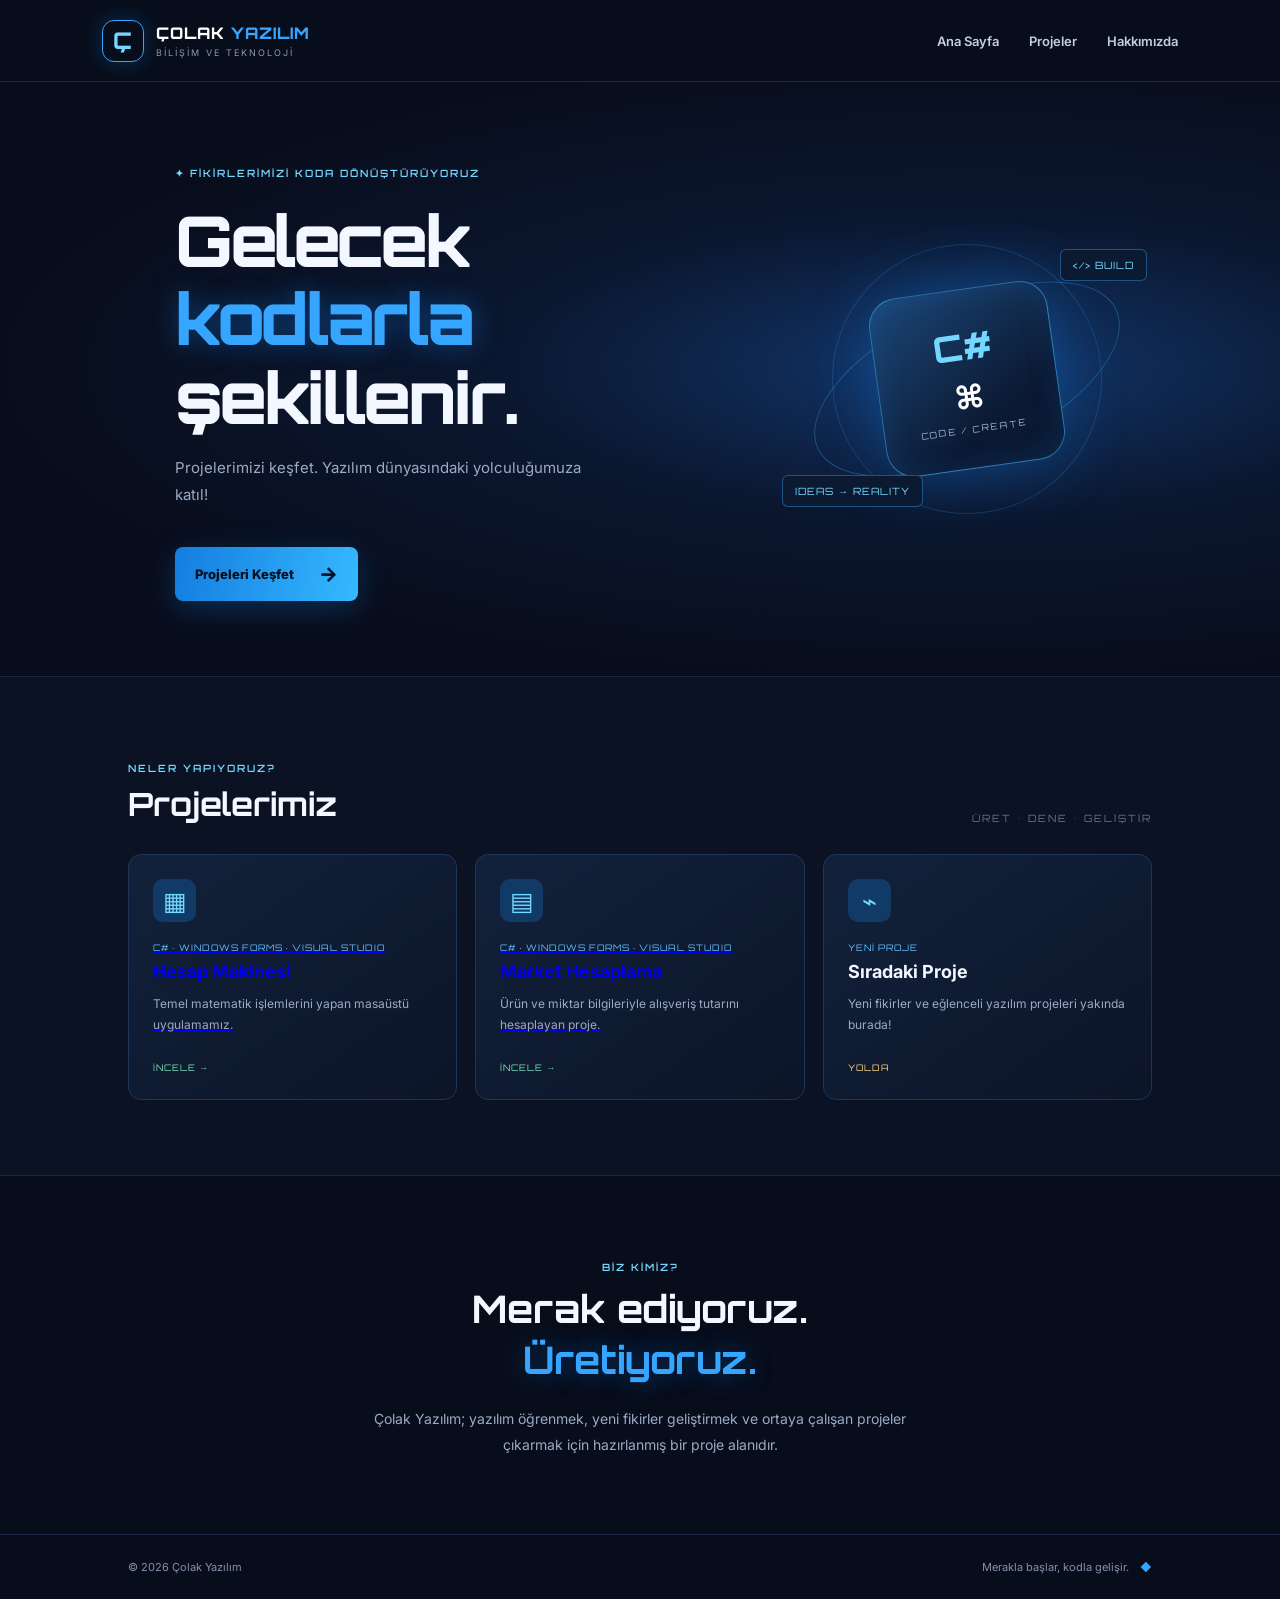
<file: index.html>
<!DOCTYPE html>
<html lang="tr">
<head>
  <meta charset="UTF-8">
  <meta name="viewport" content="width=device-width, initial-scale=1.0">
  <title>Çolak Yazılım | Bilişim ve Oyun Dünyası</title>
  <link rel="stylesheet" href="style.css">
</head>
<body>
  <header class="topbar">
    <a class="brand" href="#"><span class="brand-mark">Ç</span><span>ÇOLAK<span class="blue"> YAZILIM</span><small>BİLİŞİM VE TEKNOLOJİ</small></span></a>
    <nav>
      <a href="#anasayfa">Ana Sayfa</a>
      <a href="#projeler">Projeler</a>
      <a href="#hakkimizda">Hakkımızda</a>
    </nav>
  </header>

  <main>
    <section class="hero" id="anasayfa">
      <div class="hero-glow"></div>
      <div class="hero-content">
        <p class="eyebrow">✦ FİKİRLERİMİZİ KODA DÖNÜŞTÜRÜYORUZ</p>
        <h1>Gelecek <span>kodlarla</span><br>şekillenir.</h1>
        <p class="intro">Projelerimizi keşfet. Yazılım dünyasındaki yolculuğumuza katıl!</p>
        <a class="main-button" href="#projeler">Projeleri Keşfet <span>→</span></a>
      </div>
      <div class="hero-art" aria-label="Dekoratif teknoloji çizimi">
        <div class="orbit orbit-one"></div>
        <div class="orbit orbit-two"></div>
        <div class="chip"><span> C# </span><b>⌘</b><small>CODE / CREATE</small></div>
        <div class="float-tag tag-top">&lt;/&gt; BUILD</div>
        <div class="float-tag tag-bottom">IDEAS → REALITY</div>
      </div>
    </section>

    <section class="projects section" id="projeler">
      <div class="section-heading">
        <div><p class="eyebrow">NELER YAPIYORUZ?</p><h2>Projelerimiz</h2></div>
        <span class="section-note">ÜRET • DENE • GELİŞTİR</span>
      </div>
      <div class="cards">
        <a class="project-card project-link" href="hesap-makinesi.html">
          <div class="project-icon">▦</div>
          <p class="tag">C# · WINDOWS FORMS · VISUAL STUDIO</p>
          <h3>Hesap Makinesi</h3>
          <p>Temel matematik işlemlerini yapan masaüstü uygulamamız.</p>
          <span class="status">İNCELE <span aria-hidden="true">→</span></span>
        </a>
        <a class="project-card project-link" href="market-hesaplama.html">
          <div class="project-icon">▤</div>
          <p class="tag">C# · WINDOWS FORMS · VISUAL STUDIO</p>
          <h3>Market Hesaplama</h3>
          <p>Ürün ve miktar bilgileriyle alışveriş tutarını hesaplayan proje.</p>
          <span class="status">İNCELE <span aria-hidden="true">→</span></span>
        </a>
        <article class="project-card upcoming">
          <div class="project-icon">⌁</div>
          <p class="tag">YENİ PROJE</p>
          <h3>Sıradaki Proje</h3>
          <p>Yeni fikirler ve eğlenceli yazılım projeleri yakında burada!</p>
          <span class="status in-progress">YOLDA</span>
        </article>
      </div>
    </section>

    <section class="about section" id="hakkimizda">
      <p class="eyebrow">BİZ KİMİZ?</p>
      <h2>Merak ediyoruz.<br><span>Üretiyoruz.</span></h2>
      <p>Çolak Yazılım; yazılım öğrenmek, yeni fikirler geliştirmek ve ortaya çalışan projeler çıkarmak için hazırlanmış bir proje alanıdır.</p>
    </section>
  </main>

  <footer><span>© 2026 Çolak Yazılım</span><span>Merakla başlar, kodla gelişir. <b>◆</b></span></footer>
</body>
</html>
</file>
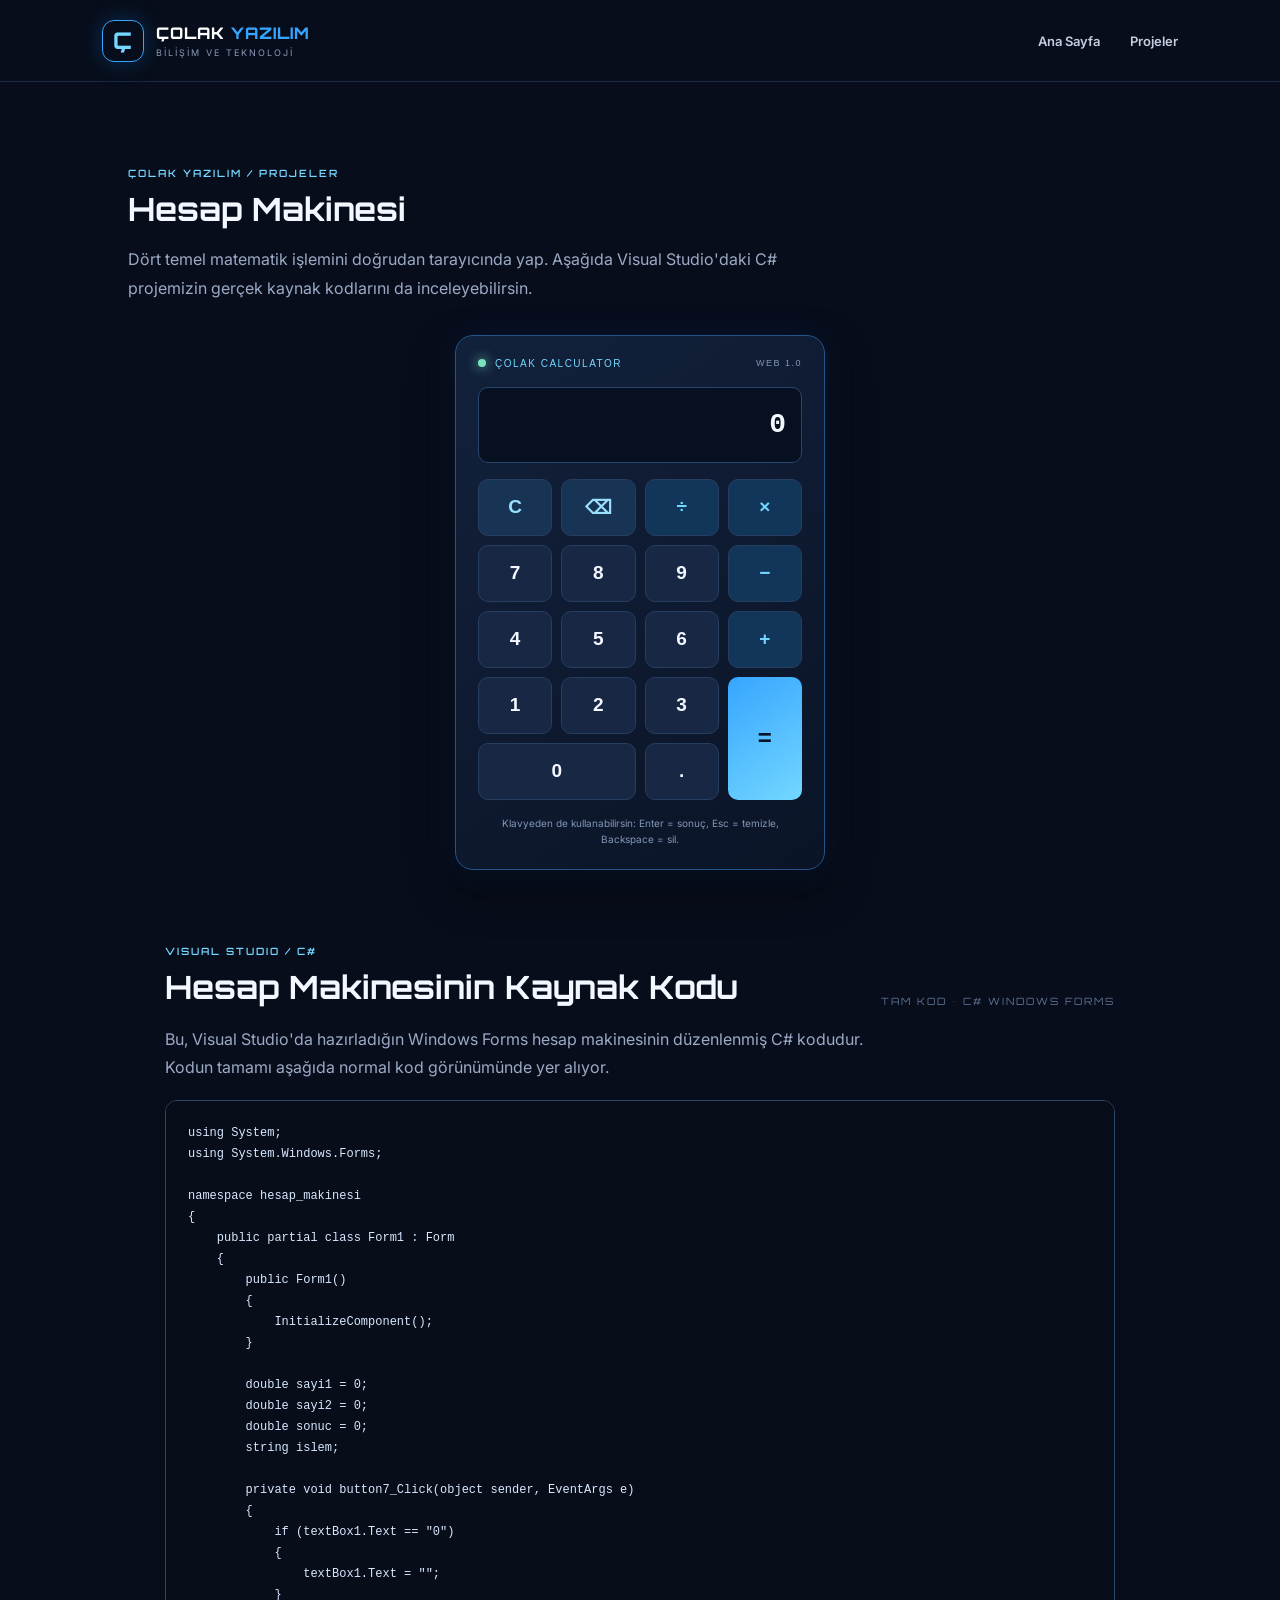
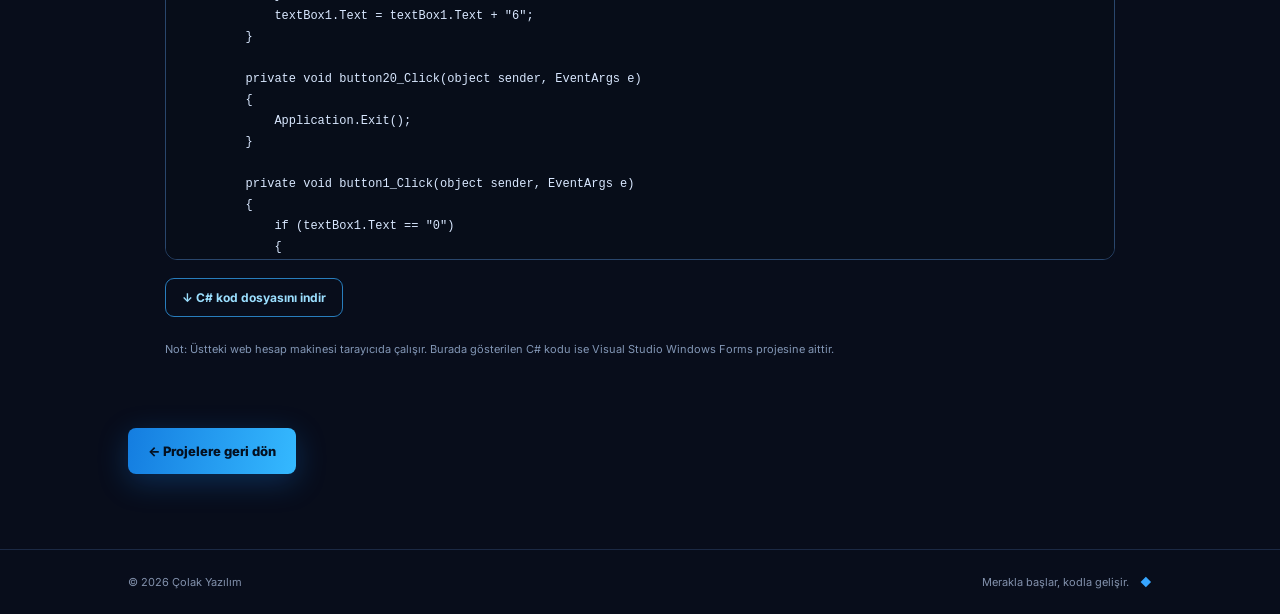
<file: hesap-makinesi.html>
<!DOCTYPE html>
<html lang="tr">
<head>
  <meta charset="UTF-8">
  <meta name="viewport" content="width=device-width, initial-scale=1.0">
  <title>Hesap Makinesi | Çolak Yazılım</title>
  <link rel="stylesheet" href="style.css">
</head>
<body>
  <header class="topbar">
    <a class="brand" href="index.html"><span class="brand-mark">Ç</span><span>ÇOLAK<span class="blue"> YAZILIM</span><small>BİLİŞİM VE TEKNOLOJİ</small></span></a>
    <nav><a href="index.html">Ana Sayfa</a><a href="index.html#projeler">Projeler</a></nav>
  </header>

  <main class="section calculator-page">
    <p class="eyebrow">ÇOLAK YAZILIM / PROJELER</p>
    <h2>Hesap Makinesi</h2>
    <p class="calculator-intro">Dört temel matematik işlemini doğrudan tarayıcında yap. Aşağıda Visual Studio'daki C# projemizin gerçek kaynak kodlarını da inceleyebilirsin.</p>

    <section class="web-calculator" aria-label="Çalışan hesap makinesi">
      <div class="calculator-heading"><span class="calculator-dot"></span><span>ÇOLAK CALCULATOR</span><span class="calculator-version">WEB 1.0</span></div>
      <input id="ekran" class="calculator-screen" type="text" value="0" readonly aria-label="Hesap makinesi ekranı">
      <div class="calculator-buttons">
        <button class="calc-key utility" onclick="temizle()">C</button>
        <button class="calc-key utility" onclick="sil()">⌫</button>
        <button class="calc-key operator" onclick="islemSec('/')">÷</button>
        <button class="calc-key operator" onclick="islemSec('*')">×</button>
        <button class="calc-key" onclick="sayiEkle('7')">7</button>
        <button class="calc-key" onclick="sayiEkle('8')">8</button>
        <button class="calc-key" onclick="sayiEkle('9')">9</button>
        <button class="calc-key operator" onclick="islemSec('-')">−</button>
        <button class="calc-key" onclick="sayiEkle('4')">4</button>
        <button class="calc-key" onclick="sayiEkle('5')">5</button>
        <button class="calc-key" onclick="sayiEkle('6')">6</button>
        <button class="calc-key operator" onclick="islemSec('+')">+</button>
        <button class="calc-key" onclick="sayiEkle('1')">1</button>
        <button class="calc-key" onclick="sayiEkle('2')">2</button>
        <button class="calc-key" onclick="sayiEkle('3')">3</button>
        <button class="calc-key equals" onclick="hesapla()">=</button>
        <button class="calc-key zero" onclick="sayiEkle('0')">0</button>
        <button class="calc-key" onclick="virgulEkle()">.</button>
      </div>
      <p class="calculator-hint">Klavyeden de kullanabilirsin: Enter = sonuç, Esc = temizle, Backspace = sil.</p>
    </section>

    <section class="source-section">
      <div class="source-title">
        <div><p class="eyebrow">VISUAL STUDIO / C#</p><h2>Hesap Makinesinin Kaynak Kodu</h2></div>
        <span class="section-note">TAM KOD • C# WINDOWS FORMS</span>
      </div>
      <p class="source-intro">Bu, Visual Studio'da hazırladığın Windows Forms hesap makinesinin düzenlenmiş C# kodudur. Kodun tamamı aşağıda normal kod görünümünde yer alıyor.</p>
      <pre class="full-source-code"><code>using System;
using System.Windows.Forms;

namespace hesap_makinesi
{
    public partial class Form1 : Form
    {
        public Form1()
        {
            InitializeComponent();
        }

        double sayi1 = 0;
        double sayi2 = 0;
        double sonuc = 0;
        string islem;

        private void button7_Click(object sender, EventArgs e)
        {
            if (textBox1.Text == "0")
            {
                textBox1.Text = "";
            }
            textBox1.Text = textBox1.Text + "6";
        }

        private void button20_Click(object sender, EventArgs e)
        {
            Application.Exit();
        }

        private void button1_Click(object sender, EventArgs e)
        {
            if (textBox1.Text == "0")
            {
                textBox1.Text = "";
            }
            textBox1.Text = textBox1.Text + "0";
        }

        private void button2_Click(object sender, EventArgs e)
        {
            if (textBox1.Text == "0")
            {
                textBox1.Text = "";
            }
            textBox1.Text = textBox1.Text + "1";
        }

        private void Form1_Load(object sender, EventArgs e)
        {
            ControlBox = false;
        }

        private void button3_Click(object sender, EventArgs e)
        {
            if (textBox1.Text == "0")
            {
                textBox1.Text = "";
            }
            textBox1.Text = textBox1.Text + "2";
        }

        private void button4_Click(object sender, EventArgs e)
        {
            if (textBox1.Text == "0")
            {
                textBox1.Text = "";
            }
            textBox1.Text = textBox1.Text + "3";
        }

        private void button5_Click(object sender, EventArgs e)
        {
            if (textBox1.Text == "0")
            {
                textBox1.Text = "";
            }
            textBox1.Text = textBox1.Text + "4";
        }

        private void button6_Click(object sender, EventArgs e)
        {
            if (textBox1.Text == "0")
            {
                textBox1.Text = "";
            }
            textBox1.Text = textBox1.Text + "5";
        }

        private void button8_Click(object sender, EventArgs e)
        {
            if (textBox1.Text == "0")
            {
                textBox1.Text = "";
            }
            textBox1.Text = textBox1.Text + "7";
        }

        private void button9_Click(object sender, EventArgs e)
        {
            if (textBox1.Text == "0")
            {
                textBox1.Text = "";
            }
            textBox1.Text = textBox1.Text + "8";
        }

        private void button10_Click(object sender, EventArgs e)
        {
            if (textBox1.Text == "0")
            {
                textBox1.Text = "";
            }
            textBox1.Text = textBox1.Text + "9";
        }

        private void button13_Click(object sender, EventArgs e)
        {
            sayi1 = Convert.ToDouble(textBox1.Text);
            textBox1.Text = "";
            islem = "+";
        }

        private void button14_Click(object sender, EventArgs e)
        {
            sayi2 = Convert.ToDouble(textBox1.Text);

            if (islem == "+")
            {
                sonuc = sayi1 + sayi2;
                textBox1.Text = sonuc.ToString();
            }
            else if (islem == "-")
            {
                sonuc = sayi1 - sayi2;
                textBox1.Text = sonuc.ToString();
            }
            else if (islem == "*")
            {
                sonuc = sayi1 * sayi2;
                textBox1.Text = sonuc.ToString();
            }
            else if (islem == "/")
            {
                if (sayi2 == 0)
                {
                    MessageBox.Show("Bir sayı sıfıra bölünemez.");
                    textBox1.Text = "0";
                }
                else
                {
                    sonuc = sayi1 / sayi2;
                    textBox1.Text = sonuc.ToString();
                }
            }
            else if (islem == "%")
            {
                sonuc = (sayi1 / 100) * sayi2;
                textBox1.Text = sonuc.ToString();
            }
        }

        private void button18_Click(object sender, EventArgs e)
        {
            textBox1.Text = "0";
            sayi1 = 0;
            sayi2 = 0;
            sonuc = 0;
            islem = "";
        }

        private void button11_Click(object sender, EventArgs e)
        {
            sayi1 = Convert.ToDouble(textBox1.Text);
            textBox1.Text = "";
            islem = "*";
        }

        private void button12_Click(object sender, EventArgs e)
        {
            sayi1 = Convert.ToDouble(textBox1.Text);
            textBox1.Text = "";
            islem = "-";
        }

        private void button16_Click(object sender, EventArgs e)
        {
            sayi1 = Convert.ToDouble(textBox1.Text);
            textBox1.Text = "";
            islem = "/";
        }

        private void button15_Click(object sender, EventArgs e)
        {
            if (textBox1.Text == "0")
            {
                textBox1.Text = "";
            }
            textBox1.Text = textBox1.Text + ",";
        }

        private void button17_Click(object sender, EventArgs e)
        {
            sayi1 = Convert.ToDouble(textBox1.Text);
            textBox1.Text = "";
            islem = "%";
        }
    }
}
</code></pre>
      <a class="source-download" href="hesap-makinesi.cs" download>↓ C# kod dosyasını indir</a>
      <p class="source-note">Not: Üstteki web hesap makinesi tarayıcıda çalışır. Burada gösterilen C# kodu ise Visual Studio Windows Forms projesine aittir.</p>
    </section>

    <a class="main-button" href="index.html#projeler">← Projelere geri dön</a>
  </main>

  <footer><span>© 2026 Çolak Yazılım</span><span>Merakla başlar, kodla gelişir. <b>◆</b></span></footer>
  <script src="hesap-makinesi.js"></script>
</body>
</html>
</file>
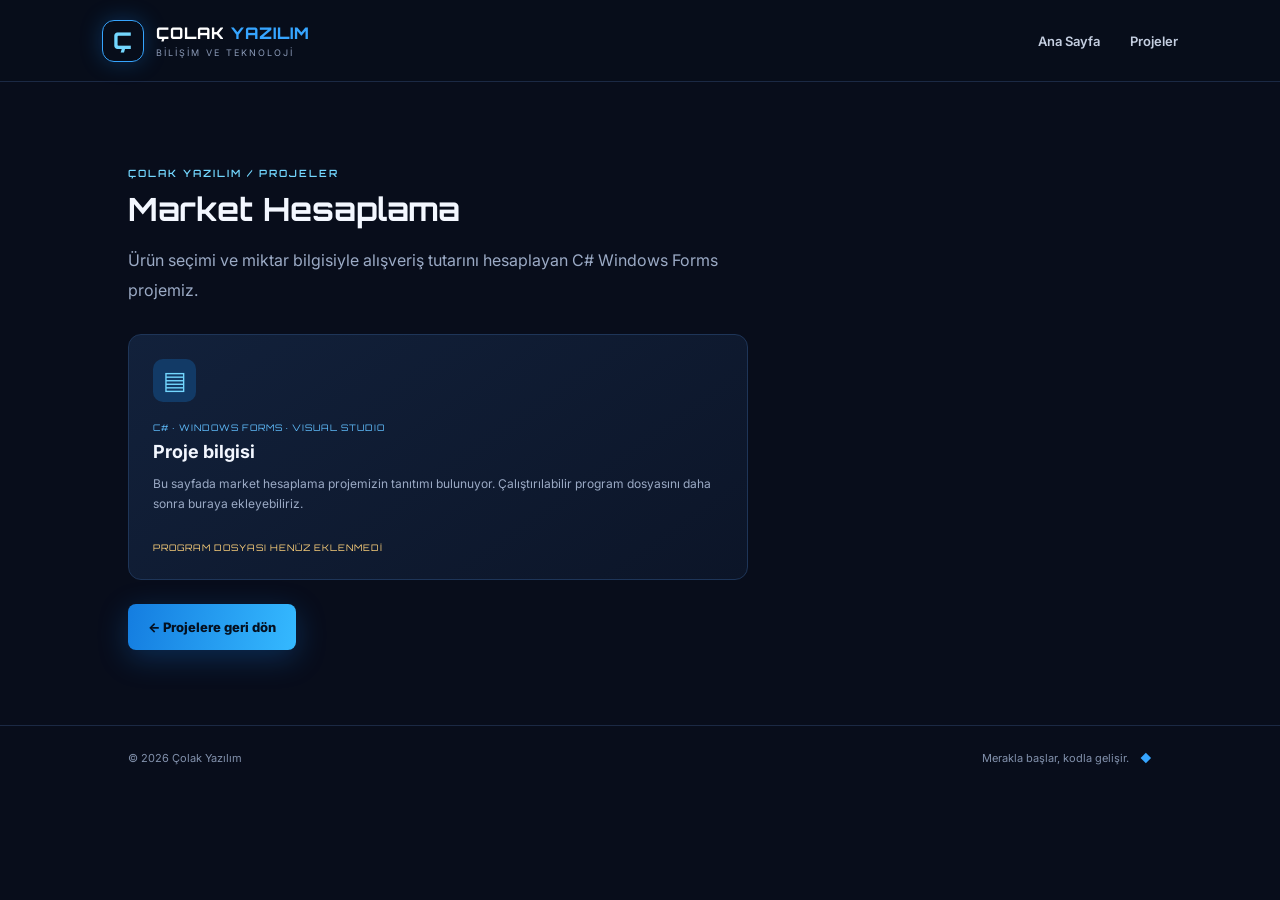
<file: market-hesaplama.html>
<!DOCTYPE html>
<html lang="tr">
<head>
  <meta charset="UTF-8">
  <meta name="viewport" content="width=device-width, initial-scale=1.0">
  <title>Market Hesaplama | Çolak Yazılım</title>
  <link rel="stylesheet" href="style.css">
</head>
<body>
  <header class="topbar">
    <a class="brand" href="index.html"><span class="brand-mark">Ç</span><span>ÇOLAK<span class="blue"> YAZILIM</span><small>BİLİŞİM VE TEKNOLOJİ</small></span></a>
    <nav><a href="index.html">Ana Sayfa</a><a href="index.html#projeler">Projeler</a></nav>
  </header>
  <main class="section" style="min-height:65vh">
    <p class="eyebrow">ÇOLAK YAZILIM / PROJELER</p>
    <h2>Market Hesaplama</h2>
    <p style="color:#9baac5;max-width:620px;line-height:1.9">Ürün seçimi ve miktar bilgisiyle alışveriş tutarını hesaplayan C# Windows Forms projemiz.</p>
    <div class="project-card" style="max-width:620px;margin-top:28px">
      <div class="project-icon">▤</div>
      <p class="tag">C# · WINDOWS FORMS · VISUAL STUDIO</p>
      <h3>Proje bilgisi</h3>
      <p>Bu sayfada market hesaplama projemizin tanıtımı bulunuyor. Çalıştırılabilir program dosyasını daha sonra buraya ekleyebiliriz.</p>
      <span class="status in-progress">PROGRAM DOSYASI HENÜZ EKLENMEDİ</span>
    </div>
    <a class="main-button" href="index.html#projeler">← Projelere geri dön</a>
  </main>
  <footer><span>© 2026 Çolak Yazılım</span><span>Merakla başlar, kodla gelişir. <b>◆</b></span></footer>
</body>
</html>
</file>
<file: style.css>
@import url('https://fonts.googleapis.com/css2?family=Orbitron:wght@500;600;700;800&family=Inter:wght@400;500;600;700;800&display=swap');

:root { --bg:#080d1b; --panel:#101a31; --blue:#36a5ff; --cyan:#73d7ff; --text:#f3f7ff; --muted:#9baac5; }
* { box-sizing:border-box; }
html { scroll-behavior:smooth; }
body { margin:0; background:var(--bg); color:var(--text); font-family:Inter,Arial,sans-serif; }
.topbar { height:82px; padding:0 8%; display:flex; align-items:center; justify-content:space-between; border-bottom:1px solid #1b2944; background:#080d1bf2; }
.brand { display:flex; align-items:center; gap:12px; color:white; text-decoration:none; font-family:Orbitron,sans-serif; font-weight:800; letter-spacing:1px; }
.brand-mark { width:42px; height:42px; display:grid; place-items:center; border:1px solid var(--blue); color:var(--cyan); border-radius:12px; font-size:23px; box-shadow:0 0 22px #168dff44; }
.brand .blue { color:var(--blue); }
.brand small { display:block; margin-top:4px; color:#8b9ab7; font:9px Inter,sans-serif; letter-spacing:2px; }
nav { display:flex; gap:30px; }
nav a { color:#c4cee0; text-decoration:none; font-size:13px; font-weight:600; }
nav a:hover { color:var(--cyan); }
.hero { min-height:530px; padding:75px 10%; display:flex; align-items:center; justify-content:space-between; position:relative; overflow:hidden; background:radial-gradient(ellipse at 75% 48%,#12366a 0%,#0b1730 34%,#080d1b 72%); }
.hero-content { position:relative; z-index:2; max-width:560px; }
.eyebrow { color:var(--cyan); font:600 10px Orbitron,sans-serif; letter-spacing:2px; }
h1 { margin:22px 0 18px; font:800 clamp(42px,6vw,70px)/1.12 Orbitron,sans-serif; letter-spacing:-3px; }
h1 span, .about h2 span { color:var(--blue); text-shadow:0 0 28px #168dff66; }
.intro { max-width:430px; color:var(--muted); line-height:1.8; font-size:15px; }
.main-button { display:inline-flex; align-items:center; gap:25px; margin-top:24px; padding:15px 20px; border-radius:8px; background:linear-gradient(100deg,#147de0,#35b9ff); color:#041020; text-decoration:none; font-weight:800; font-size:13px; box-shadow:0 8px 30px #168dff40; }
.main-button span { font-size:20px; }
.hero-art { width:370px; height:340px; position:relative; display:grid; place-items:center; }
.orbit { position:absolute; border:1px solid #3aaaff55; border-radius:50%; transform:rotate(-25deg); }
.orbit-one { width:330px; height:150px; }
.orbit-two { width:270px; height:270px; border-color:#3aaaff33; }
.chip { width:180px; height:180px; display:flex; flex-direction:column; align-items:center; justify-content:center; gap:8px; border:1px solid #4bbaff88; border-radius:28px; background:linear-gradient(145deg,#1c4778,#0b1932 70%); box-shadow:0 0 65px #168dff55,inset 0 0 30px #168dff22; transform:rotate(-8deg); }
.chip span { color:var(--cyan); font:800 36px Orbitron,sans-serif; }
.chip b { color:white; font-size:32px; }
.chip small { color:#9fb6d7; font:9px Orbitron,sans-serif; letter-spacing:2px; }
.float-tag { position:absolute; padding:9px 12px; border:1px solid #3aaaff66; border-radius:6px; background:#0c1a31; color:var(--cyan); font:10px Orbitron,sans-serif; letter-spacing:1px; }
.tag-top { top:40px; right:5px; }
.tag-bottom { bottom:42px; left:0; }
.section { padding:75px 10%; }
.projects { background:#0b1223; border-top:1px solid #182744; border-bottom:1px solid #182744; }
.section-heading { display:flex; align-items:end; justify-content:space-between; margin-bottom:30px; }
h2 { margin:10px 0 0; font:700 32px Orbitron,sans-serif; }
.section-note { color:#607494; font:10px Orbitron,sans-serif; letter-spacing:2px; }
.cards { display:grid; grid-template-columns:repeat(3,1fr); gap:18px; }
.project-card { min-height:245px; padding:24px; border:1px solid #1e3558; border-radius:13px; background:linear-gradient(145deg,#12213b,#0c1528); transition:.2s; }
.project-card:hover { transform:translateY(-5px); border-color:#318fe0; box-shadow:0 12px 35px #0005; }
.project-icon { width:43px; height:43px; display:grid; place-items:center; border-radius:10px; background:#123a66; color:var(--cyan); font-size:25px; }
.project-card .tag { margin:20px 0 8px; color:#61bfff; font:9px Orbitron,sans-serif; letter-spacing:1px; }
.project-card h3 { margin:0 0 9px; font-size:18px; }
.project-card p:not(.tag) { min-height:44px; color:var(--muted); font-size:12px; line-height:1.7; }
.status { display:inline-block; margin-top:12px; color:#77e4bd; font:9px Orbitron,sans-serif; letter-spacing:1px; }
.in-progress { color:#ffd27b; }
.about { text-align:center; max-width:850px; margin:auto; }
.about h2 { font-size:38px; line-height:1.35; }
.about > p:last-child { max-width:570px; margin:20px auto 0; color:var(--muted); font-size:14px; line-height:1.9; }
footer { display:flex; justify-content:space-between; padding:25px 10%; border-top:1px solid #1b2944; color:#8291ac; font-size:11px; }
footer b { color:var(--blue); margin-left:8px; }
@media (max-width:760px) {
  .topbar { height:auto; padding:18px 6%; align-items:flex-start; gap:18px; flex-direction:column; }
  nav { gap:18px; flex-wrap:wrap; }
  .hero { padding:65px 7%; }
  .hero-art { display:none; }
  .section { padding:58px 7%; }
  .cards { grid-template-columns:1fr; }
  .section-heading { align-items:flex-start; gap:15px; flex-direction:column; }
  footer { padding:22px 7%; gap:12px; flex-direction:column; }
}


/* Web hesap makinesi ve tam C# kaynak kodu */
.calculator-page { min-height:65vh; }
.calculator-intro, .source-intro { max-width:700px; color:var(--muted, #9baac5); line-height:1.8; }
.web-calculator { width:100%; max-width:370px; margin:32px auto 65px; padding:22px; border:1px solid #24558a; border-radius:18px; background:linear-gradient(145deg,#12213b,#0b1427); box-shadow:0 18px 50px #0005,0 0 35px #168dff18; }
.calculator-heading { display:flex; align-items:center; gap:9px; margin-bottom:18px; color:#73d7ff; font:10px Arial,sans-serif; letter-spacing:1.5px; }
.calculator-dot { width:8px; height:8px; border-radius:50%; background:#77e4bd; box-shadow:0 0 12px #77e4bd; }
.calculator-version { margin-left:auto; color:#8296b5; font-size:9px; }
.calculator-screen { width:100%; height:76px; margin-bottom:16px; padding:12px 15px; box-sizing:border-box; border:1px solid #28466d; border-radius:10px; outline:none; background:#071020; color:#f3f7ff; text-align:right; font:600 28px Consolas,monospace; }
.calculator-buttons { display:grid; grid-template-columns:repeat(4,1fr); gap:9px; }
.calc-key { min-height:57px; border:1px solid #263e60; border-radius:10px; background:#172744; color:#f3f7ff; font:700 19px Arial,sans-serif; cursor:pointer; }
.calc-key:hover { border-color:#36a5ff; background:#21416a; }
.calc-key.utility { color:#9bdfff; background:#183454; }
.calc-key.operator { color:#73d7ff; background:#12365a; }
.calc-key.equals { grid-row:span 2; color:#061326; background:linear-gradient(145deg,#36a5ff,#73d7ff); border:0; font-size:24px; }
.calc-key.zero { grid-column:span 2; }
.calculator-hint { margin:15px 0 0; color:#8296b5; font-size:10px; line-height:1.6; text-align:center; }
.source-section { max-width:950px; margin:0 auto 45px; }
.source-title { display:flex; align-items:end; justify-content:space-between; gap:20px; margin-bottom:18px; }
.full-source-code { display:block; max-height:760px; overflow:auto; margin:18px 0 14px; padding:22px; border:1px solid #29466c; border-radius:12px; background:#070d19; color:#d9e8ff; font:12px/1.75 Consolas,"Courier New",monospace; white-space:pre; tab-size:4; }
.source-download { display:inline-block; margin:4px 0 12px; padding:11px 16px; border:1px solid #287dbd; border-radius:9px; color:#9bdfff; text-decoration:none; font-size:12px; font-weight:700; }
.source-download:hover { background:#12365a; }
.source-note { color:#8296b5; font-size:11px; line-height:1.7; }
@media (max-width:760px) { .source-title { align-items:flex-start; flex-direction:column; } .web-calculator { margin-top:25px; } }
</file>
